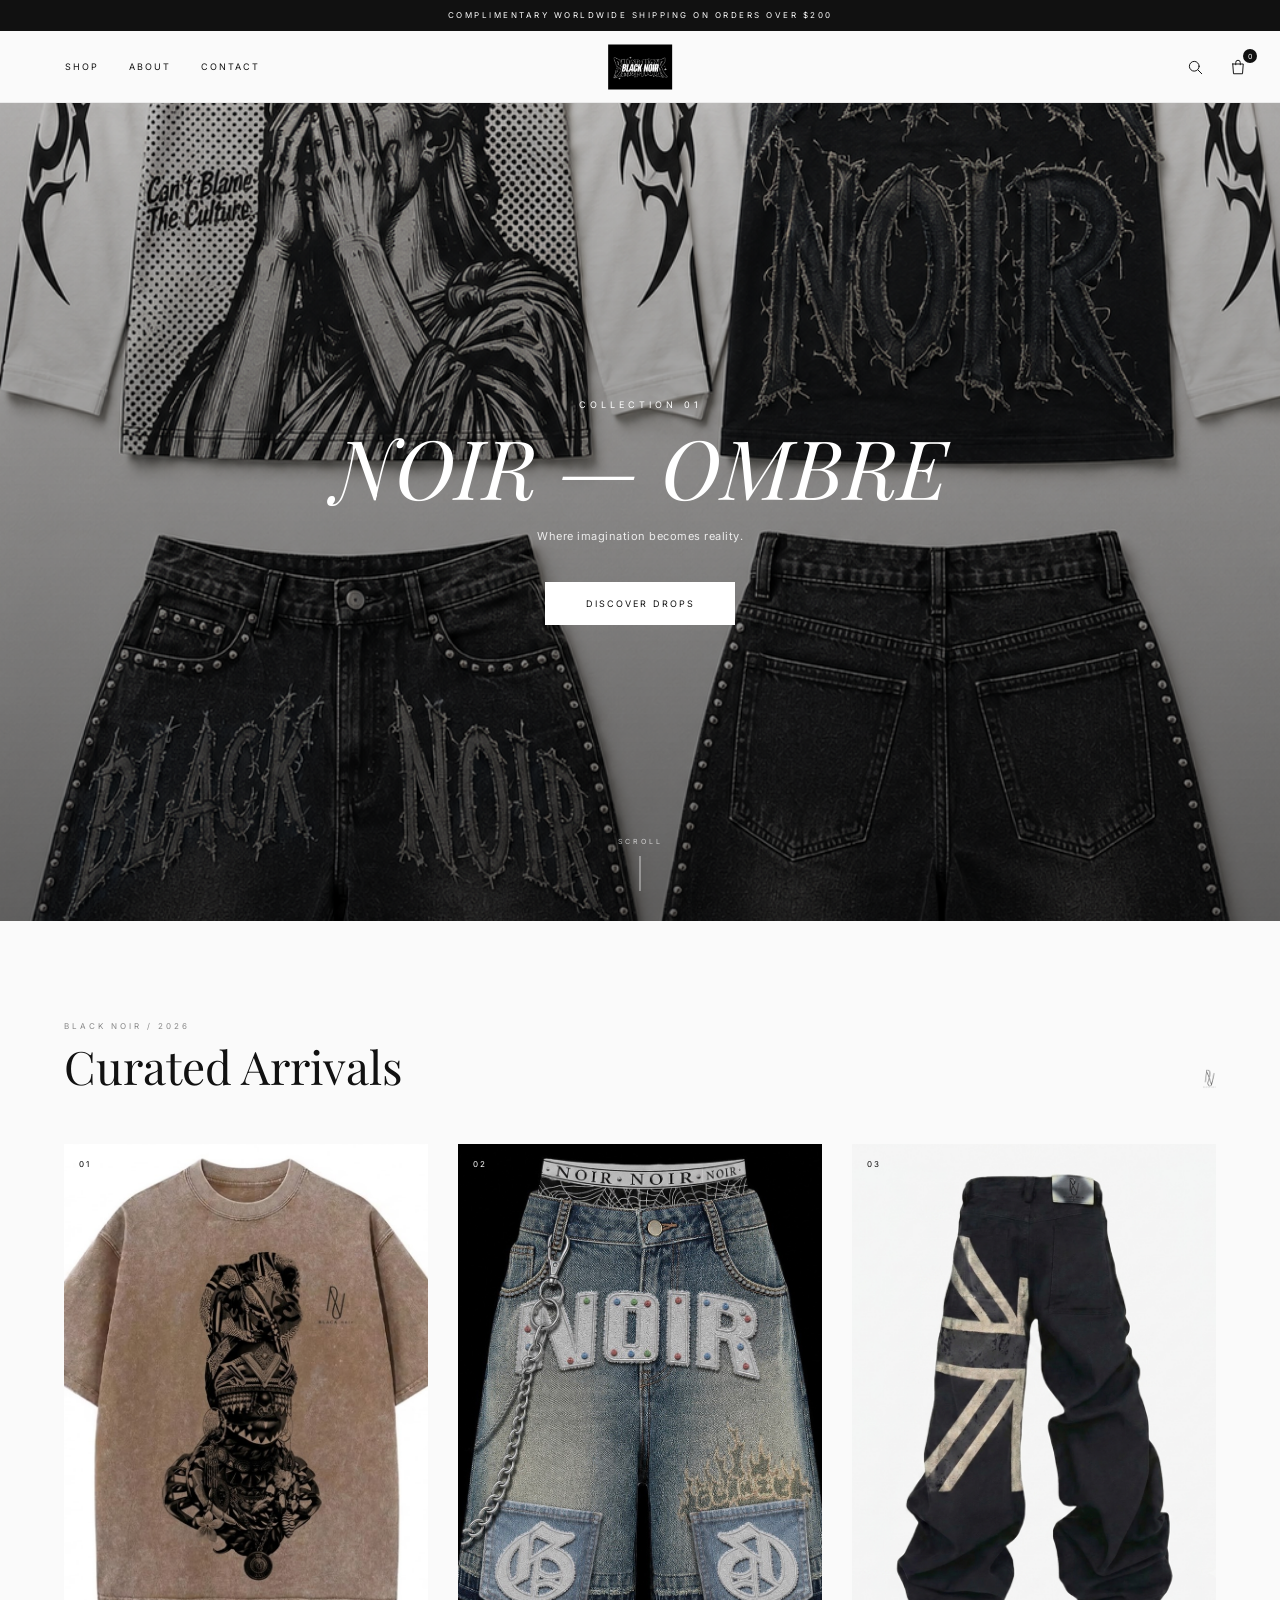
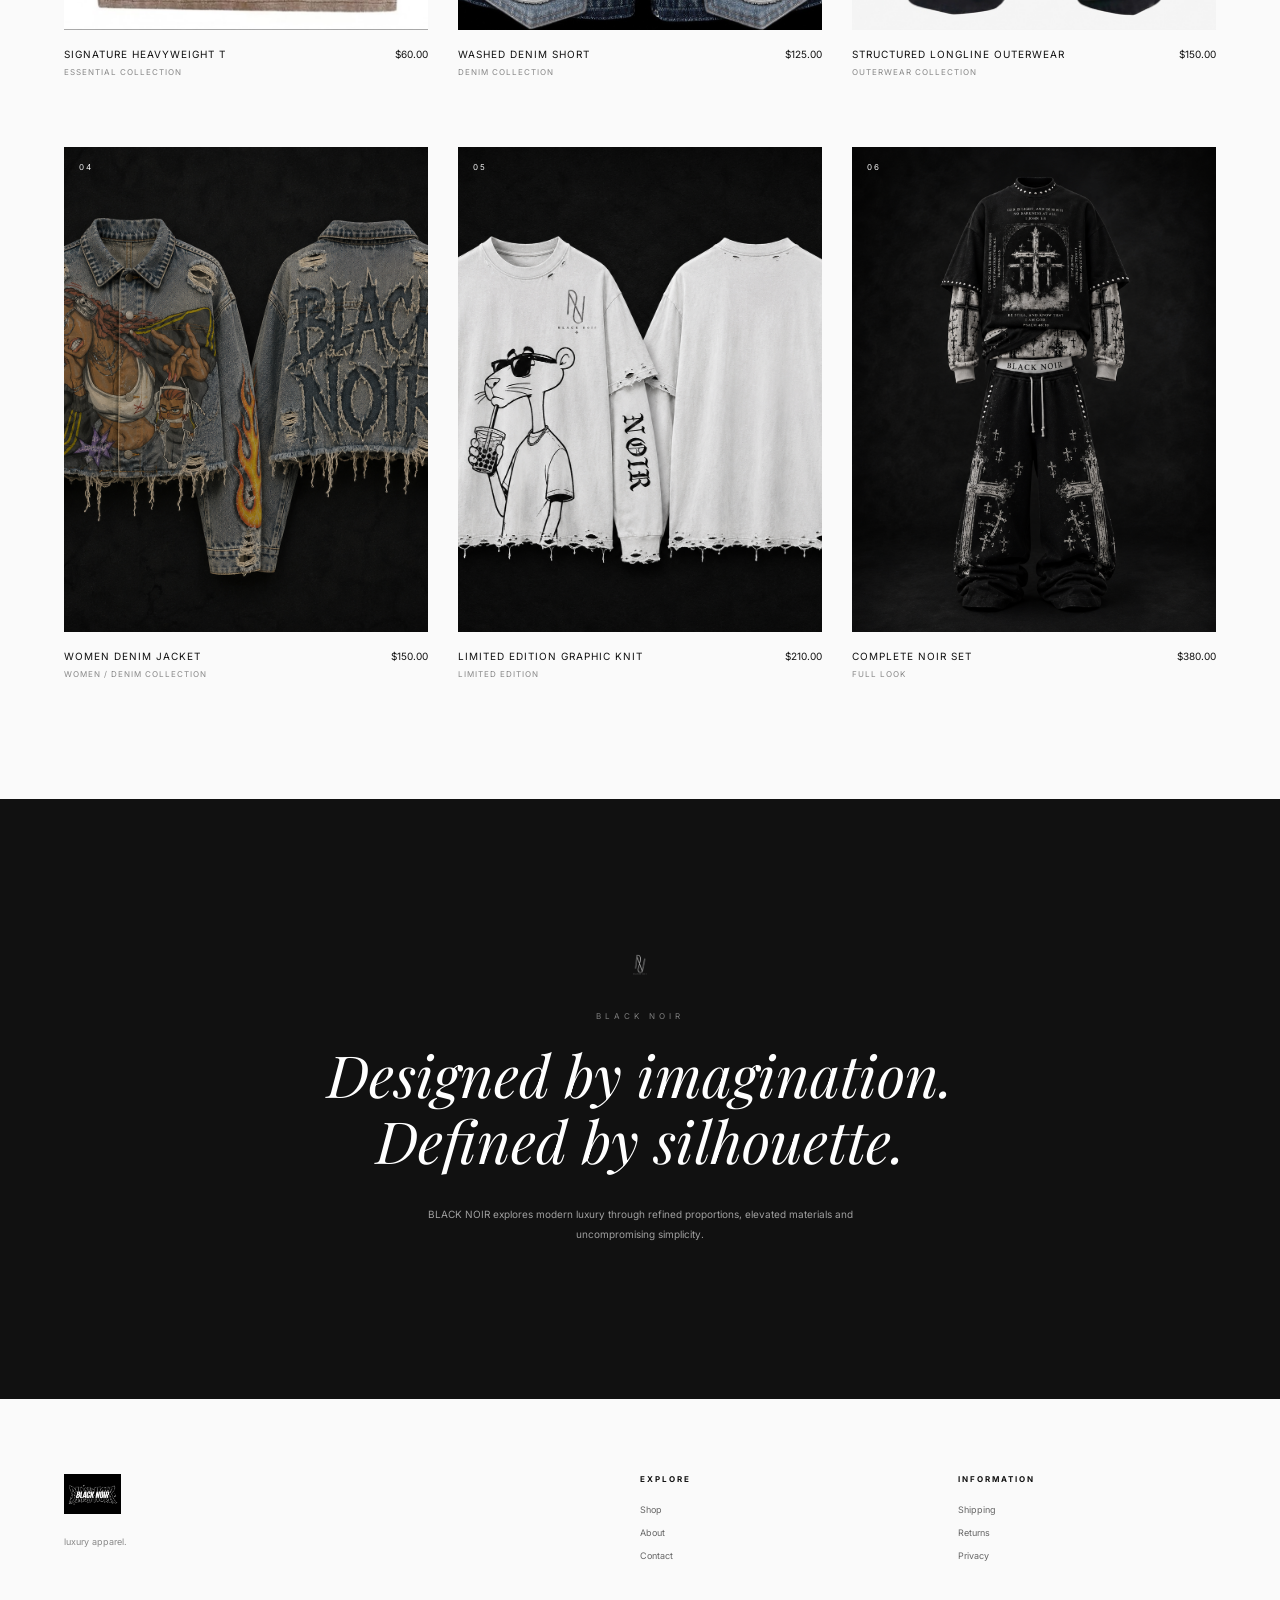
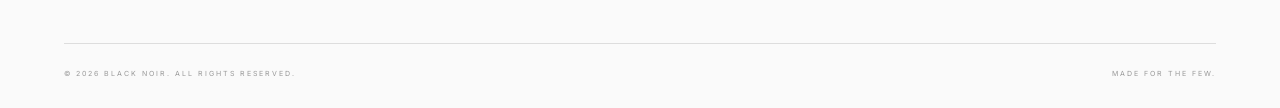
<file: index.html>
<!DOCTYPE html>
<html lang="en">
<head>
    <meta charset="UTF-8">
    <meta name="viewport" content="width=device-width, initial-scale=1.0">
    <meta name="description" content="BLACK NOIR — Luxury Apparel">
    <title>BLACK NOIR | Luxury Apparel</title>

    <!-- Google Fonts -->
    <link rel="preconnect" href="https://fonts.googleapis.com">
    <link rel="preconnect" href="https://fonts.gstatic.com" crossorigin>
    <link href="https://fonts.googleapis.com/css2?family=Inter:wght@300;400;500&family=Playfair+Display:ital,wght@0,400;0,500;0,600;1,400&display=swap" rel="stylesheet">

    <!-- CSS -->
    <link rel="stylesheet" href="./style.css">
</head>
<body>

    <!-- ================================
         PROMO BAR
    ================================= -->
    <div class="promo-bar">
        COMPLIMENTARY WORLDWIDE SHIPPING ON ORDERS OVER $200
    </div>

    <!-- ================================
         HEADER
    ================================= -->
    <header class="site-header">
        <!-- Mobile Menu Trigger -->
        <button class="menu-button" id="menuButton" type="button" aria-label="Open menu" aria-expanded="false" aria-controls="mobileMenu">
            <span></span>
            <span></span>
            <span></span>
        </button>

        <!-- Logo -->
        <a href="index.html" class="logo-container" aria-label="Black Noir Home">
            <img src="./%E2%81%A0images/Logo.PNG" alt="BLACK NOIR" class="brand-logo">
        </a>

        <!-- Desktop Navigation -->
        <nav class="desktop-nav">
            <a href="coming-soon.html">SHOP</a>
            <a href="coming-soon.html">ABOUT</a>
            <a href="coming-soon.html">CONTACT</a>
        </nav>

        <!-- Header Icons -->
        <div class="header-actions">
            <button class="header-action" id="searchButton" type="button" aria-label="Search" aria-expanded="false" aria-controls="searchPanel">
                <svg viewBox="0 0 24 24" aria-hidden="true">
                    <circle cx="11" cy="11" r="6.5"></circle>
                    <path d="M16 16L21 21"></path>
                </svg>
            </button>

            <button class="header-action cart-button" id="cartButton" type="button" aria-label="Shopping bag">
                <svg viewBox="0 0 24 24" aria-hidden="true">
                    <path d="M5 8h14l-1 13H6L5 8Z"></path>
                    <path d="M9 9V6a3 3 0 0 1 6 0v3"></path>
                </svg>
                <span class="cart-count" id="cartCount">0</span>
            </button>
        </div>
    </header>

    <!-- ================================
         MOBILE MENU
    ================================= -->
    <div class="mobile-menu" id="mobileMenu" aria-hidden="true">
        <button class="mobile-menu-close" id="menuClose" type="button" aria-label="Close menu">
            ×
        </button>
        <div class="mobile-menu-inner">
            <p class="mobile-menu-label">BLACK NOIR</p>
            <a href="coming-soon.html">SHOP</a>
            <a href="coming-soon.html">ABOUT</a>
            <a href="coming-soon.html">CONTACT</a>
            <div class="mobile-menu-divider"></div>
            <p>WORLDWIDE SHIPPING</p>
            <p>SECURE CHECKOUT</p>
        </div>
    </div>

    <!-- ================================
         SEARCH PANEL
    ================================= -->
    <div class="search-panel" id="searchPanel" aria-hidden="true">
        <div class="search-inner">
            <button class="search-close" id="searchClose" type="button" aria-label="Close search">
                ×
            </button>
            <p>SEARCH BLACK NOIR</p>
            <input type="search" id="searchInput" placeholder="Search collection...">
        </div>
    </div>

    <!-- ================================
         MAIN CONTENT
    ================================= -->
    <main>
        <!-- HERO -->
        <section class="hero">
            <div class="hero-background" style="background-image: url('./%E2%81%A0images/Street.PNG');"></div>
            <div class="hero-overlay"></div>
            <div class="hero-content">
                <p class="hero-eyebrow">COLLECTION 01</p>
                <h1 class="hero-title">NOIR — OMBRE</h1>
                <p class="hero-description">Where imagination becomes reality.</p>
                <a href="coming-soon.html" class="btn-primary">DISCOVER DROPS</a>
            </div>
            <div class="hero-scroll">
                <span>SCROLL</span>
                <div></div>
            </div>
        </section>

        <!-- PRODUCT SECTION -->
        <section class="product-section" id="shop">
            <div class="section-header">
                <div>
                    <p class="section-eyebrow">BLACK NOIR / 2026</p>
                    <h2>Curated Arrivals</h2>
                </div>
                <img src="./%E2%81%A0images/Trademark.PNG" alt="BLACK NOIR Trademark" class="trademark">
            </div>

            <div class="product-grid">
                <!-- PRODUCT 1 -->
                <article class="product-card" data-name="Signature Heavyweight Knit">
                    <div class="product-image-container">
                        <span class="product-number">01</span>
                        <img src="./%E2%81%A0images/Brown.JPG" alt="Signature Heavyweight Knit" class="product-img">
                        <button class="quick-add" type="button" data-product="Signature Heavyweight Knit">ADD TO BAG</button>
                    </div>
                    <div class="product-info">
                        <div>
                            <h3>Signature Heavyweight T</h3>
                            <p>Essential Collection</p>
                        </div>
                        <span class="product-price">$60.00</span>
                    </div>
                </article>

                <!-- PRODUCT 2 -->
                <article class="product-card" data-name="Washed Denim Utility Short">
                    <div class="product-image-container">
                        <span class="product-number">02</span>
                        <img src="./%E2%81%A0images/Jeanshorts.JPG" alt="Washed Denim Utility Short" class="product-img">
                        <button class="quick-add" type="button" data-product="Washed Denim Utility Short">ADD TO BAG</button>
                    </div>
                    <div class="product-info">
                        <div>
                            <h3>Washed Denim Short</h3>
                            <p>Denim Collection</p>
                        </div>
                        <span class="product-price">$125.00</span>
                    </div>
                </article>

                <!-- PRODUCT 3 -->
                <article class="product-card" data-name="Structured Longline Outerwear">
                    <div class="product-image-container">
                        <span class="product-number">03</span>
                        <img src="./%E2%81%A0images/Long.PNG" alt="Structured Longline Outerwear" class="product-img">
                        <button class="quick-add" type="button" data-product="Structured Longline Outerwear">ADD TO BAG</button>
                    </div>
                    <div class="product-info">
                        <div>
                            <h3>Structured Longline Outerwear</h3>
                            <p>Outerwear Collection</p>
                        </div>
                        <span class="product-price">$150.00</span>
                    </div>
                </article>

                <!-- PRODUCT 4 -->
                <article class="product-card" data-name="Essential Editorial Silhouette">
                    <div class="product-image-container">
                        <span class="product-number">04</span>
                        <img src="./%E2%81%A0images/Women.PNG" alt="Essential Editorial Silhouette" class="product-img">
                        <button class="quick-add" type="button" data-product="Essential Editorial Silhouette">ADD TO BAG</button>
                    </div>
                    <div class="product-info">
                        <div>
                            <h3>Women Denim Jacket</h3>
                            <p>Women / Denim Collection</p>
                        </div>
                        <span class="product-price">$150.00</span>
                    </div>
                </article>

                <!-- PRODUCT 5 -->
                <article class="product-card" data-name="Limited Edition Graphic Knit">
                    <div class="product-image-container">
                        <span class="product-number">05</span>
                        <img src="./%E2%81%A0images/Panther.PNG" alt="Limited Edition Graphic Knit" class="product-img">
                        <button class="quick-add" type="button" data-product="Limited Edition Graphic Knit">ADD TO BAG</button>
                    </div>
                    <div class="product-info">
                        <div>
                            <h3>Limited Edition Graphic Knit</h3>
                            <p>Limited Edition</p>
                        </div>
                        <span class="product-price">$210.00</span>
                    </div>
                </article>

                <!-- PRODUCT 6 -->
                <article class="product-card" data-name="Complete Ensemble Set">
                    <div class="product-image-container">
                        <span class="product-number">06</span>
                        <img src="./%E2%81%A0images/Full.PNG" alt="Complete Ensemble Set" class="product-img">
                        <button class="quick-add" type="button" data-product="Complete Ensemble Set">ADD TO BAG</button>
                    </div>
                    <div class="product-info">
                        <div>
                            <h3>Complete Noir Set</h3>
                            <p>Full Look</p>
                        </div>
                        <span class="product-price">$380.00</span>
                    </div>
                </article>
            </div>
        </section>

        <!-- ABOUT -->
        <section class="brand-section" id="about">
            <div class="brand-section-inner">
                <img src="./%E2%81%A0images/Trademark.PNG" alt="BLACK NOIR" class="brand-trademark">
                <p class="brand-eyebrow">BLACK NOIR</p>
                <h2>Designed by imagination.<br>Defined by silhouette.</h2>
                <p class="brand-copy">
                    BLACK NOIR explores modern luxury through refined proportions, elevated materials and uncompromising simplicity.
                </p>
            </div>
        </section>
    </main>

    <!-- ================================
         FOOTER
    ================================= -->
    <footer class="site-footer" id="contact">
        <div class="footer-grid">
            <div class="footer-column">
                <img src="./%E2%81%A0images/Logo.PNG" alt="BLACK NOIR" class="footer-logo">
                <p>luxury apparel.</p>
            </div>
            <div class="footer-column">
                <h3>EXPLORE</h3>
                <a href="coming-soon.html">Shop</a>
                <a href="coming-soon.html">About</a>
                <a href="coming-soon.html">Contact</a>
            </div>
            <div class="footer-column">
                <h3>INFORMATION</h3>
                <a href="coming-soon.html">Shipping</a>
                <a href="coming-soon.html">Returns</a>
                <a href="coming-soon.html">Privacy</a>
            </div>
        </div>
        <div class="footer-bottom">
            <p>© 2026 BLACK NOIR. ALL RIGHTS RESERVED.</p>
            <p>MADE FOR THE FEW.</p>
        </div>
    </footer>

    <!-- ================================
         JAVASCRIPT
    ================================= -->
    <script>
        const menuButton = document.getElementById("menuButton");
        const menuClose = document.getElementById("menuClose");
        const mobileMenu = document.getElementById("mobileMenu");

        const searchButton = document.getElementById("searchButton");
        const searchClose = document.getElementById("searchClose");
        const searchPanel = document.getElementById("searchPanel");
        const searchInput = document.getElementById("searchInput");

        let cartItems = 0;
        const cartCount = document.getElementById("cartCount");

        // Mobile Menu Toggle
        function openMenu() {
            mobileMenu.classList.add("active");
            mobileMenu.setAttribute("aria-hidden", "false");
            menuButton.setAttribute("aria-expanded", "true");
            document.body.classList.add("no-scroll");
        }

        function closeMenu() {
            mobileMenu.classList.remove("active");
            mobileMenu.setAttribute("aria-hidden", "true");
            menuButton.setAttribute("aria-expanded", "false");
            document.body.classList.remove("no-scroll");
        }

        menuButton.addEventListener("click", openMenu);
        menuClose.addEventListener("click", closeMenu);

        document.querySelectorAll(".mobile-menu a").forEach(link => {
            link.addEventListener("click", closeMenu);
        });

        // Search Panel Toggle
        function openSearch() {
            searchPanel.classList.add("active");
            searchPanel.setAttribute("aria-hidden", "false");
            searchButton.setAttribute("aria-expanded", "true");
            document.body.classList.add("no-scroll");
            setTimeout(() => searchInput.focus(), 300);
        }

        function closeSearch() {
            searchPanel.classList.remove("active");
            searchPanel.setAttribute("aria-hidden", "true");
            searchButton.setAttribute("aria-expanded", "false");
            document.body.classList.remove("no-scroll");
        }

        searchButton.addEventListener("click", openSearch);
        searchClose.addEventListener("click", closeSearch);

        // Search input form submission behavior
        searchInput.addEventListener("keydown", (event) => {
            if (event.key === "Enter") {
                event.preventDefault();
                alert(`Searching collection for: "${searchInput.value}"`);
                closeSearch();
            }
        });

        // Quick Add to Bag Logic
        document.querySelectorAll(".quick-add").forEach(button => {
            button.addEventListener("click", function (e) {
                e.preventDefault(); // Prevent navigating if wrapped in a link
                e.stopPropagation();
                cartItems++;
                cartCount.textContent = cartItems;
                
                const originalText = button.textContent;
                button.textContent = "ADDED";
                button.classList.add("added");

                setTimeout(() => {
                    button.textContent = originalText;
                    button.classList.remove("added");
                }, 1200);
            });
        });

        // Global ESC key listener
        document.addEventListener("keydown", function (event) {
            if (event.key === "Escape") {
                closeMenu();
                closeSearch();
            }
        });
    </script>
</body>
</html>
</file>
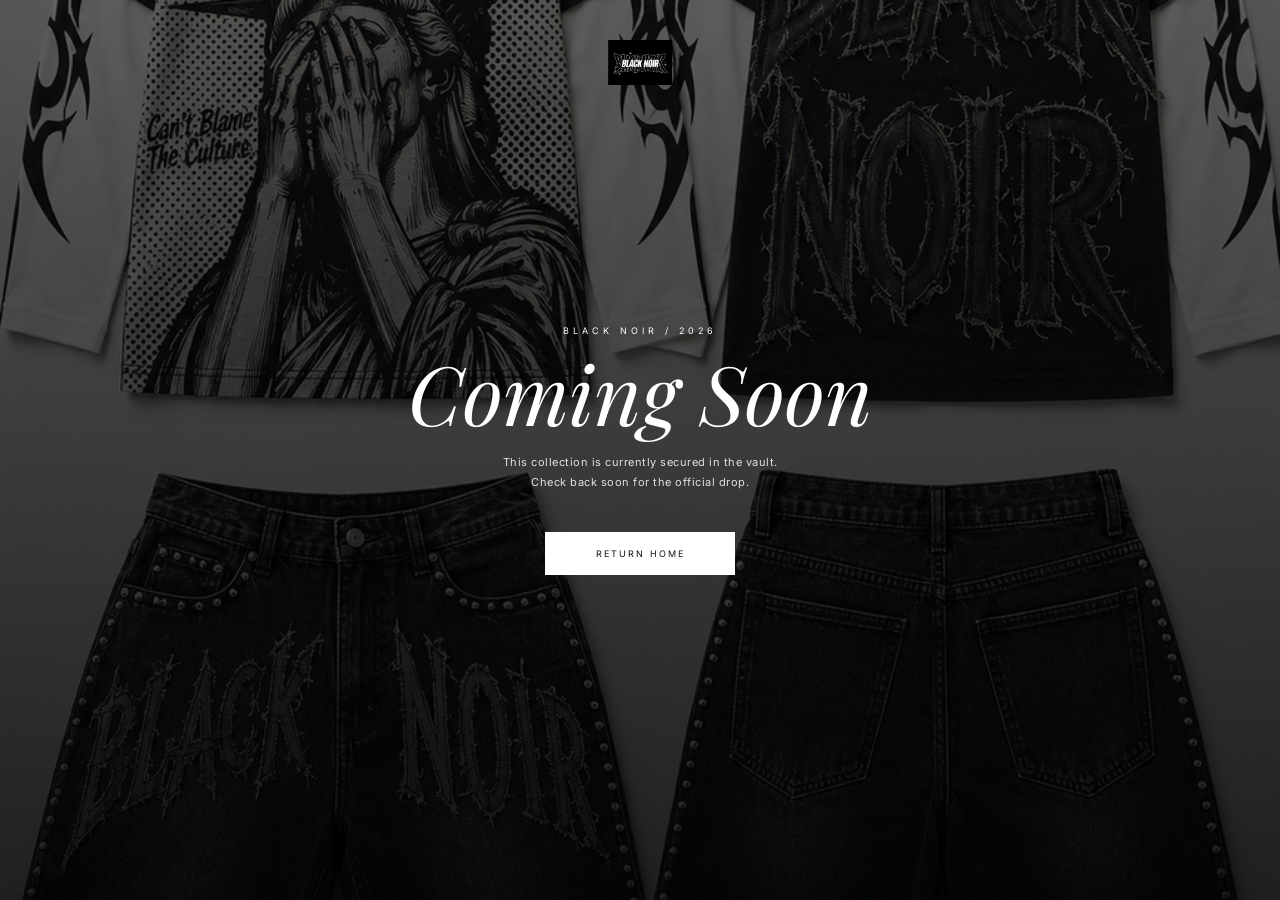
<file: coming-soon.html>
<!DOCTYPE html>
<html lang="en">
<head>
    <meta charset="UTF-8">
    <meta name="viewport" content="width=device-width, initial-scale=1.0">
    <meta name="description" content="BLACK NOIR — Coming Soon">
    <title>BLACK NOIR | Coming Soon</title>

    <!-- Google Fonts -->
    <link rel="preconnect" href="https://fonts.googleapis.com">
    <link rel="preconnect" href="https://fonts.gstatic.com" crossorigin>
    <link href="https://fonts.googleapis.com/css2?family=Inter:wght@300;400;500&family=Playfair+Display:ital,wght@0,400;0,500;0,600;1,400&display=swap" rel="stylesheet">

    <!-- CSS -->
    <link rel="stylesheet" href="./style.css">

    <!-- Coming Soon Specific Styles -->
    <style>
        .coming-soon-wrapper {
            height: 100vh;
            width: 100%;
            display: flex;
            flex-direction: column;
            justify-content: center;
            align-items: center;
            background: #111;
            color: #fff;
            position: relative;
            overflow: hidden;
        }

        .coming-soon-logo {
            position: absolute;
            top: 40px;
            left: 50%;
            transform: translateX(-50%);
            height: 45px;
            z-index: 10;
            object-fit: contain;
        }

        .coming-soon-content {
            position: relative;
            z-index: 2;
            text-align: center;
            padding: 30px;
            animation: heroFade 1.2s ease forwards;
        }

        .darker-overlay {
            background: linear-gradient(to bottom, rgba(0,0,0,0.6), rgba(0,0,0,0.85));
        }

        @media (max-width: 767px) {
            .coming-soon-logo {
                height: 35px;
                top: 25px;
            }
        }
    </style>
</head>
<body>

    <main class="coming-soon-wrapper">
        
        <!-- Reusing your zooming hero background -->
        <div class="hero-background" style="background-image: url('./%E2%81%A0images/Street.PNG');"></div>
        <div class="hero-overlay darker-overlay"></div>

        <!-- Top Logo (Links back to home) -->
        <a href="index.html" aria-label="Return to Home">
            <img src="./%E2%81%A0images/Logo.PNG" alt="BLACK NOIR" class="coming-soon-logo">
        </a>

        <!-- Content -->
        <div class="coming-soon-content">
            <p class="hero-eyebrow">BLACK NOIR / 2026</p>
            <h1 class="hero-title">Coming Soon</h1>
            <p class="hero-description" style="margin-bottom: 40px;">
                This collection is currently secured in the vault. <br>
                Check back soon for the official drop.
            </p>
            
            <!-- Button linking back to index -->
            <a href="index.html" class="btn-primary">RETURN HOME</a>
        </div>

    </main>

</body>
</html>
</file>
<file: style.css>
/* =========================================
   BLACK NOIR — STYLE.CSS
   ========================================= */

* {
    margin: 0;
    padding: 0;
    box-sizing: border-box;
}

html {
    scroll-behavior: smooth;
}

body {
    background: #fafafa;
    color: #111;
    font-family: "Inter", sans-serif;
    -webkit-font-smoothing: antialiased;
    overflow-x: hidden;
}

body.no-scroll {
    overflow: hidden;
}

img {
    max-width: 100%;
    display: block;
}

button,
input {
    font-family: inherit;
}

button {
    border: 0;
}

a {
    color: inherit;
    text-decoration: none;
}

h1,
h2 {
    font-family: "Playfair Display", serif;
    font-weight: 400;
}


/* =========================================
   PROMO BAR
   ========================================= */

.promo-bar {
    background: #111;
    color: #fff;
    text-align: center;

    padding: 10px 15px;

    font-size: 8px;
    letter-spacing: 2.5px;
    line-height: 1.4;
}


/* =========================================
   HEADER
   ========================================= */

.site-header {
    position: sticky;
    top: 0;
    z-index: 900;

    height: 72px;
    width: 100%;

    display: flex;
    align-items: center;

    padding: 0 30px;

    background: rgba(250, 250, 250, 0.96);

    border-bottom: 1px solid rgba(0, 0, 0, 0.06);

    backdrop-filter: blur(15px);
    -webkit-backdrop-filter: blur(15px);
}


/* Menu */

.menu-button {
    width: 32px;
    height: 32px;

    display: flex;
    flex-direction: column;
    justify-content: center;

    gap: 5px;

    background: transparent;
    cursor: pointer;
}

.menu-button span {
    width: 19px;
    height: 1px;

    display: block;

    background: #111;
}


/* Logo */

.logo-container {
    position: absolute;

    left: 50%;
    top: 50%;

    transform: translate(-50%, -50%);

    display: flex;
    align-items: center;
    justify-content: center;
}

.brand-logo {
    width: auto;
    height: 45px;

    object-fit: contain;
}


/* Desktop navigation */

.desktop-nav {
    display: flex;
    gap: 30px;
    margin-left: 35px;
}

.desktop-nav a {
    font-size: 9px;
    letter-spacing: 2px;

    transition: opacity 0.3s ease;
}

.desktop-nav a:hover {
    opacity: 0.45;
}


/* Header icons */

.header-actions {
    margin-left: auto;

    display: flex;
    align-items: center;

    gap: 18px;
}

.header-action {
    position: relative;

    width: 25px;
    height: 25px;

    display: flex;
    align-items: center;
    justify-content: center;

    background: transparent;

    cursor: pointer;
}

.header-action svg {
    width: 18px;
    height: 18px;

    fill: none;
    stroke: #111;

    stroke-width: 1.3;

    stroke-linecap: round;
    stroke-linejoin: round;
}

.cart-count {
    position: absolute;

    top: -5px;
    right: -7px;

    width: 14px;
    height: 14px;

    display: flex;
    align-items: center;
    justify-content: center;

    border-radius: 50%;

    background: #111;
    color: #fff;

    font-size: 7px;
}


/* =========================================
   MOBILE MENU
   ========================================= */

.mobile-menu {
    position: fixed;
    inset: 0;

    z-index: 1200;

    background: #111;
    color: #fff;

    opacity: 0;
    visibility: hidden;

    transform: translateX(-100%);

    transition:
        transform 0.45s ease,
        opacity 0.3s ease,
        visibility 0.45s ease;
}

.mobile-menu.active {
    opacity: 1;
    visibility: visible;
    transform: translateX(0);
}

.mobile-menu-close {
    position: absolute;

    top: 20px;
    right: 20px;

    width: 45px;
    height: 45px;

    background: transparent;

    color: #fff;

    font-size: 34px;
    font-weight: 200;

    cursor: pointer;
}

.mobile-menu-inner {
    height: 100%;

    display: flex;
    flex-direction: column;
    justify-content: center;

    padding: 40px;
}

.mobile-menu-label {
    margin-bottom: 40px;

    font-size: 9px;
    letter-spacing: 4px;

    opacity: 0.45;
}

.mobile-menu-inner > a {
    width: fit-content;

    margin-bottom: 22px;

    font-family: "Playfair Display", serif;

    font-size: 40px;
    font-style: italic;
}

.mobile-menu-divider {
    width: 100%;
    height: 1px;

    margin: 25px 0;

    background: rgba(255,255,255,0.15);
}

.mobile-menu-inner > p:not(.mobile-menu-label) {
    margin-bottom: 10px;

    font-size: 8px;
    letter-spacing: 2px;

    opacity: 0.45;
}


/* =========================================
   SEARCH
   ========================================= */

.search-panel {
    position: fixed;
    inset: 0;

    z-index: 1100;

    display: flex;
    align-items: center;
    justify-content: center;

    background: rgba(250,250,250,0.98);

    opacity: 0;
    visibility: hidden;

    transition:
        opacity 0.3s ease,
        visibility 0.3s ease;
}

.search-panel.active {
    opacity: 1;
    visibility: visible;
}

.search-inner {
    position: relative;

    width: min(700px, 85%);
}

.search-inner p {
    margin-bottom: 20px;

    font-size: 9px;
    letter-spacing: 3px;
}

.search-inner input {
    width: 100%;

    padding: 18px 0;

    background: transparent;

    border: 0;
    border-bottom: 1px solid #111;

    outline: none;

    font-family: "Playfair Display", serif;

    font-size: 30px;
}

.search-close {
    position: absolute;

    top: -70px;
    right: 0;

    background: transparent;

    font-size: 30px;

    cursor: pointer;
}


/* =========================================
   HERO
   ========================================= */

.hero {
    position: relative;

    width: 100%;
    height: calc(100vh - 82px);

    min-height: 600px;

    display: flex;
    align-items: center;
    justify-content: center;

    overflow: hidden;

    background: #111;
}

.hero-background {
    position: absolute;
    inset: 0;
    
    /* Background image is now set inline in HTML to preserve the invisible string */
    background-size: cover;
    background-position: center center;

    transform: scale(1.02);

    animation: heroZoom 12s ease-out forwards;
}

@keyframes heroZoom {
    from {
        transform: scale(1.08);
    }
    to {
        transform: scale(1);
    }
}

.hero-overlay {
    position: absolute;
    inset: 0;

    background:
        linear-gradient(
            to bottom,
            rgba(0,0,0,0.20),
            rgba(0,0,0,0.55)
        );
}

.hero-content {
    position: relative;
    z-index: 2;

    width: 100%;
    max-width: 700px;

    padding: 30px;

    text-align: center;

    color: #fff;

    animation: heroFade 1.2s ease forwards;
}

@keyframes heroFade {
    from {
        opacity: 0;
        transform: translateY(20px);
    }
    to {
        opacity: 1;
        transform: translateY(0);
    }
}

.hero-eyebrow {
    margin-bottom: 15px;

    font-size: 9px;
    letter-spacing: 4px;
}

.hero-title {
    margin-bottom: 20px;

    font-size: clamp(48px, 7vw, 82px);

    line-height: 1;

    font-style: italic;
}

.hero-description {
    max-width: 430px;

    margin: 0 auto 35px;

    font-size: 11px;
    line-height: 1.8;

    letter-spacing: 0.5px;

    opacity: 0.85;
}


/* Hero button */

.btn-primary {
    display: inline-flex;
    align-items: center;
    justify-content: center;

    min-width: 190px;

    padding: 16px 30px;

    background: #fff;
    color: #111;

    font-size: 9px;
    letter-spacing: 2px;

    transition: all 0.3s ease;
}

.btn-primary:hover {
    background: #111;
    color: #fff;

    transform: translateY(-2px);
}


/* Scroll indicator */

.hero-scroll {
    position: absolute;

    z-index: 2;

    bottom: 30px;
    left: 50%;

    transform: translateX(-50%);

    color: #fff;

    text-align: center;

    opacity: 0.7;
}

.hero-scroll span {
    display: block;

    margin-bottom: 10px;

    font-size: 7px;
    letter-spacing: 3px;
}

.hero-scroll div {
    width: 1px;
    height: 35px;

    margin: auto;

    background: #fff;

    animation: scrollLine 2s infinite;
}

@keyframes scrollLine {
    0%,
    100% {
        opacity: 0.3;
        transform: scaleY(0.5);
    }
    50% {
        opacity: 1;
        transform: scaleY(1);
    }
}


/* =========================================
   PRODUCT SECTION
   ========================================= */

.product-section {
    padding: 100px 5vw 120px;

    background: #fafafa;
}

.section-header {
    display: flex;
    align-items: flex-end;
    justify-content: space-between;

    margin-bottom: 55px;
}

.section-eyebrow {
    margin-bottom: 12px;

    font-size: 8px;
    letter-spacing: 3px;

    color: #888;
}

.section-header h2 {
    font-size: clamp(30px, 4vw, 46px);

    line-height: 1;
}

.trademark {
    width: auto;
    height: 20px;

    max-width: 100px;

    object-fit: contain;

    opacity: 0.7;
}


/* Product grid */

.product-grid {
    display: grid;

    grid-template-columns: repeat(3, minmax(0, 1fr));

    gap: 70px 30px;
}

.product-card {
    min-width: 0;
}


/* Product image */

.product-image-container {
    position: relative;

    width: 100%;
    aspect-ratio: 3 / 4;

    overflow: hidden;

    background: #e7e7e7;

    margin-bottom: 18px;
}

.product-img {
    width: 100%;
    height: 100%;

    object-fit: cover;
    object-position: center;

    transition:
        transform 0.7s ease;
}

.product-card:hover .product-img {
    transform: scale(1.04);
}


/* Product number */

.product-number {
    position: absolute;

    z-index: 3;

    top: 15px;
    left: 15px;

    color: #fff;

    font-size: 8px;
    letter-spacing: 2px;

    mix-blend-mode: difference;
}


/* Add to bag */

.quick-add {
    position: absolute;

    z-index: 5;

    left: 15px;
    right: 15px;
    bottom: 15px;

    padding: 15px;

    background: rgba(255,255,255,0.95);
    color: #111;

    font-size: 8px;
    letter-spacing: 2px;

    cursor: pointer;

    opacity: 0;

    transform: translateY(15px);

    transition: all 0.3s ease;
}

.product-card:hover .quick-add {
    opacity: 1;
    transform: translateY(0);
}

.quick-add:hover,
.quick-add.added {
    background: #111;
    color: #fff;

    opacity: 1;
    transform: translateY(0);
}


/* Product info */

.product-info {
    display: flex;
    justify-content: space-between;
    align-items: flex-start;

    gap: 15px;
}

.product-info h3 {
    margin-bottom: 7px;

    font-size: 10px;
    font-weight: 400;

    letter-spacing: 1px;

    text-transform: uppercase;
}

.product-info p {
    font-size: 8px;

    letter-spacing: 1px;

    color: #888;

    text-transform: uppercase;
}

.product-price {
    flex-shrink: 0;

    font-size: 10px;
}


/* =========================================
   ABOUT / BRAND
   ========================================= */

.brand-section {
    min-height: 600px;

    display: flex;
    align-items: center;
    justify-content: center;

    padding: 100px 30px;

    background: #111;

    color: #fff;

    text-align: center;
}

.brand-section-inner {
    max-width: 700px;
}

.brand-trademark {
    width: auto;
    height: 22px;

    max-width: 120px;

    margin: 0 auto 35px;

    filter: invert(1);

    opacity: 0.75;
}

.brand-eyebrow {
    margin-bottom: 20px;

    font-size: 8px;
    letter-spacing: 4px;

    opacity: 0.45;
}

.brand-section h2 {
    margin-bottom: 30px;

    font-size: clamp(36px, 5vw, 58px);

    line-height: 1.15;

    font-style: italic;
}

.brand-copy {
    max-width: 450px;

    margin: auto;

    font-size: 10px;
    line-height: 2;

    color: rgba(255,255,255,0.6);
}


/* =========================================
   FOOTER
   ========================================= */

.site-footer {
    padding: 75px 5vw 30px;

    background: #fafafa;
}

.footer-grid {
    display: grid;

    grid-template-columns: 2fr 1fr 1fr;

    gap: 60px;

    padding-bottom: 70px;
}

.footer-logo {
    width: auto;
    height: 40px;

    margin-bottom: 20px;
}

.footer-column p {
    max-width: 220px;

    font-size: 9px;
    line-height: 1.8;

    color: #888;
}

.footer-column h3 {
    margin-bottom: 20px;

    font-size: 8px;
    letter-spacing: 2px;
}

.footer-column a {
    display: block;

    width: fit-content;

    margin-bottom: 12px;

    font-size: 9px;

    color: #666;

    transition: color 0.3s ease;
}

.footer-column a:hover {
    color: #111;
}

.footer-bottom {
    display: flex;

    justify-content: space-between;

    padding-top: 25px;

    border-top: 1px solid #ddd;

    font-size: 7px;
    letter-spacing: 2px;

    color: #999;
}


/* =========================================
   TABLET + DESKTOP
   ========================================= */

@media (min-width: 768px) {
    .menu-button {
        display: none;
    }
}


/* =========================================
   MOBILE
   ========================================= */

@media (max-width: 767px) {
    .site-header {
        height: 64px;
        padding: 0 18px;
    }

    .desktop-nav {
        display: none;
    }

    .menu-button {
        display: flex;
    }

    .brand-logo {
        height: 35px;
        max-width: 150px;
    }

    .header-actions {
        gap: 10px;
    }

    .header-action svg {
        width: 17px;
        height: 17px;
    }

    /* Hero */
    .hero {
        height: calc(100vh - 64px);
        min-height: 560px;
    }

    .hero-title {
        font-size: clamp(38px, 12vw, 50px);
    }

    .hero-description {
        max-width: 290px;
        font-size: 10px;
    }

    /* Products */
    .product-section {
        padding: 70px 18px 90px;
    }

    .section-header {
        margin-bottom: 35px;
    }

    .section-header h2 {
        font-size: 29px;
    }

    .trademark {
        height: 15px;
        max-width: 75px;
    }

    .product-grid {
        grid-template-columns: repeat(2, minmax(0, 1fr));
        gap: 45px 12px;
    }

    .product-image-container {
        margin-bottom: 12px;
    }

    .product-info {
        flex-direction: column;
        align-items: flex-start;
        gap: 6px;
    }

    .product-info h3 {
        font-size: 8px;
        line-height: 1.4;
    }

    .product-info p {
        font-size: 7px;
    }

    .product-price {
        font-size: 8.5px;
        margin-top: 2px;
    }

    .quick-add {
        left: 8px;
        right: 8px;
        bottom: 8px;
        padding: 11px 5px;
        font-size: 7px;
    }

    /* Brand */
    .brand-section {
        min-height: 520px;
        padding: 80px 25px;
    }

    .brand-section h2 {
        font-size: 38px;
    }

    .brand-copy {
        font-size: 9px;
    }

    /* Footer */
    .site-footer {
        padding: 60px 25px 25px;
    }

    .footer-grid {
        grid-template-columns: 1fr 1fr;
        gap: 45px;
        padding-bottom: 50px;
    }

    .footer-column:first-child {
        grid-column: 1 / -1;
    }

    .footer-bottom {
        display: block;
        line-height: 2.5;
    }
}


/* =========================================
   SMALL PHONES
   ========================================= */

@media (max-width: 380px) {
    .hero-title {
        font-size: 36px;
    }

    .section-header h2 {
        font-size: 24px;
    }

    .product-grid {
        gap: 40px 10px;
    }
}


/* =========================================
   REDUCED MOTION
   ========================================= */

@media (prefers-reduced-motion: reduce) {
    html {
        scroll-behavior: auto;
    }

    *,
    *::before,
    *::after {
        animation: none !important;
        transition: none !important;
    }
}
</file>
